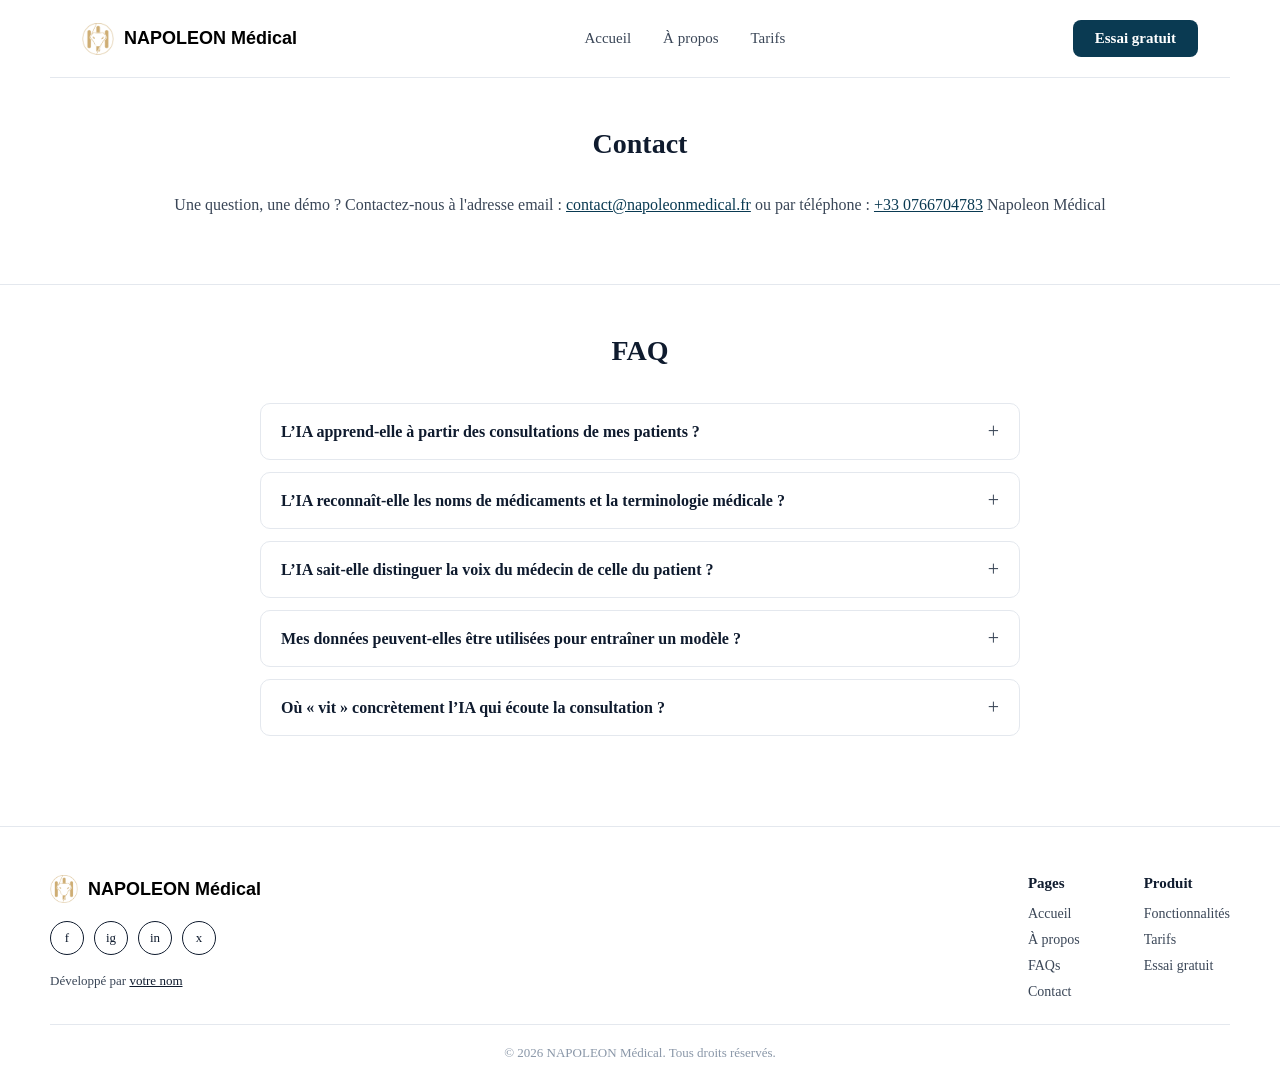
<file: AboutUs.html>
<!DOCTYPE html>
<html lang="fr">
<head>
<meta charset="UTF-8">
<meta name="viewport" content="width=device-width, initial-scale=1.0">
<title>NAPOLEON Médical</title>
<link rel="stylesheet" href="stage.css">
<link rel="icon" type="image/webp" href="logo.webp">
</head>
<body>
  <nav class="navbar">
    <div class="logo">
      <img src="logo.webp" alt="Logo NAPOLEON Médical">
      NAPOLEON Médical
    </div>
    <input type="checkbox" id="nav-toggle" class="nav-toggle">
    <label for="nav-toggle" class="nav-toggle-label"><span></span><span></span><span></span></label>
    <div class="nav-links">
      <a href="index.html">Accueil</a>
      <a href="AboutUs.html">À propos</a>
      <a href="Tarifs.html">Tarifs</a>
      <a href="index.html#demo" class="nav-cta-mobile">Essai gratuit</a>
    </div>
    <a href="index.html#demo" class="nav-cta">Essai gratuit</a>
  </nav>
    <section id="contact" class="section" style="border-top:none">
      <h2>Contact</h2>
        <p>Une question, une démo ? Contactez-nous à l'adresse email : <a href="mailto:contact@napoleonmedical.fr">contact@napoleonmedical.fr</a> ou par téléphone : <a href="tel:+330766704783">+33 0766704783</a> Napoleon Médical</p>
    </section>

    
    
    <section id="faq" class="section">
      <h2>FAQ</h2>
      <div class="faq">
        <details>
          <summary>L’IA apprend-elle à partir des consultations de mes patients ?</summary>
          <p>Non. Les échanges sont utilisés uniquement pour générer la transcription et le compte-rendu de la consultation en cours ; ils ne servent pas à entraîner ou améliorer le modèle d’IA.</p>
        </details>
        <details>
          <summary>L’IA reconnaît-elle les noms de médicaments et la terminologie médicale ?</summary>
          <p>Oui, le modèle est entraîné sur du vocabulaire médical et reconnaît les noms de médicaments, les posologies et la terminologie clinique courante.</p>
        </details>
        <details>
          <summary>L’IA sait-elle distinguer la voix du médecin de celle du patient ?</summary>
          <p>Oui, le système identifie automatiquement les deux interlocuteurs pendant la consultation afin de structurer correctement la transcription.</p>
        </details>
        <details>
          <summary>Mes données peuvent-elles être utilisées pour entraîner un modèle ?</summary>
          <p>Non, les données de vos consultations restent strictement confidentielles et ne sont jamais réutilisées pour l’entraînement de modèles d’IA, ni partagées avec des tiers.</p>
        </details>
        <details>
          <summary>Où « vit » concrètement l’IA qui écoute la consultation ?</summary>
          <p>L’IA fonctionne depuis des serveurs hébergés en France, avec des infrastructures certifiées HDS (Hébergeur de Données de Santé) et conformes au RGPD.</p>
        </details>
        <!-- Ajoute ici les autres questions en suivant le même modèle <details>/<summary>/<p> -->
      </div>
    </section>

<footer class="footer">
    <div class="footer-top">
      <div class="footer-brand">
        <div class="logo">
          <img src="logo.webp" alt="Logo NAPOLEON Médical">
          NAPOLEON Médical
        </div>
        <div class="footer-social">
          <a href="#" aria-label="Facebook">f</a>
          <a href="#" aria-label="Instagram">ig</a>
          <a href="#" aria-label="LinkedIn">in</a>
          <a href="#" aria-label="X">x</a>
        </div>
        <div class="footer-credit">Développé par <a href="#">votre nom</a></div>
      </div>
 
      <div class="footer-cols">
        <div class="footer-col">
          <h4>Pages</h4>
          <a href="index.html">Accueil</a>
          <a href="AboutUs.html">À propos</a>
          <a href="AboutUs.html#faq">FAQs</a>
          <a href="AboutUs.html#contact">Contact</a>
        </div>
        <div class="footer-col">
          <h4>Produit</h4>
          <a href="index.html#fonctionnalites">Fonctionnalités</a>
          <a href="Tarifs.html">Tarifs</a>
          <a href="index.html#demo">Essai gratuit</a>
        </div>
      </div>
    </div>
    <div class="footer-bottom">© 2026 NAPOLEON Médical. Tous droits réservés.</div>
  </footer>
</body>
</html>
</file>
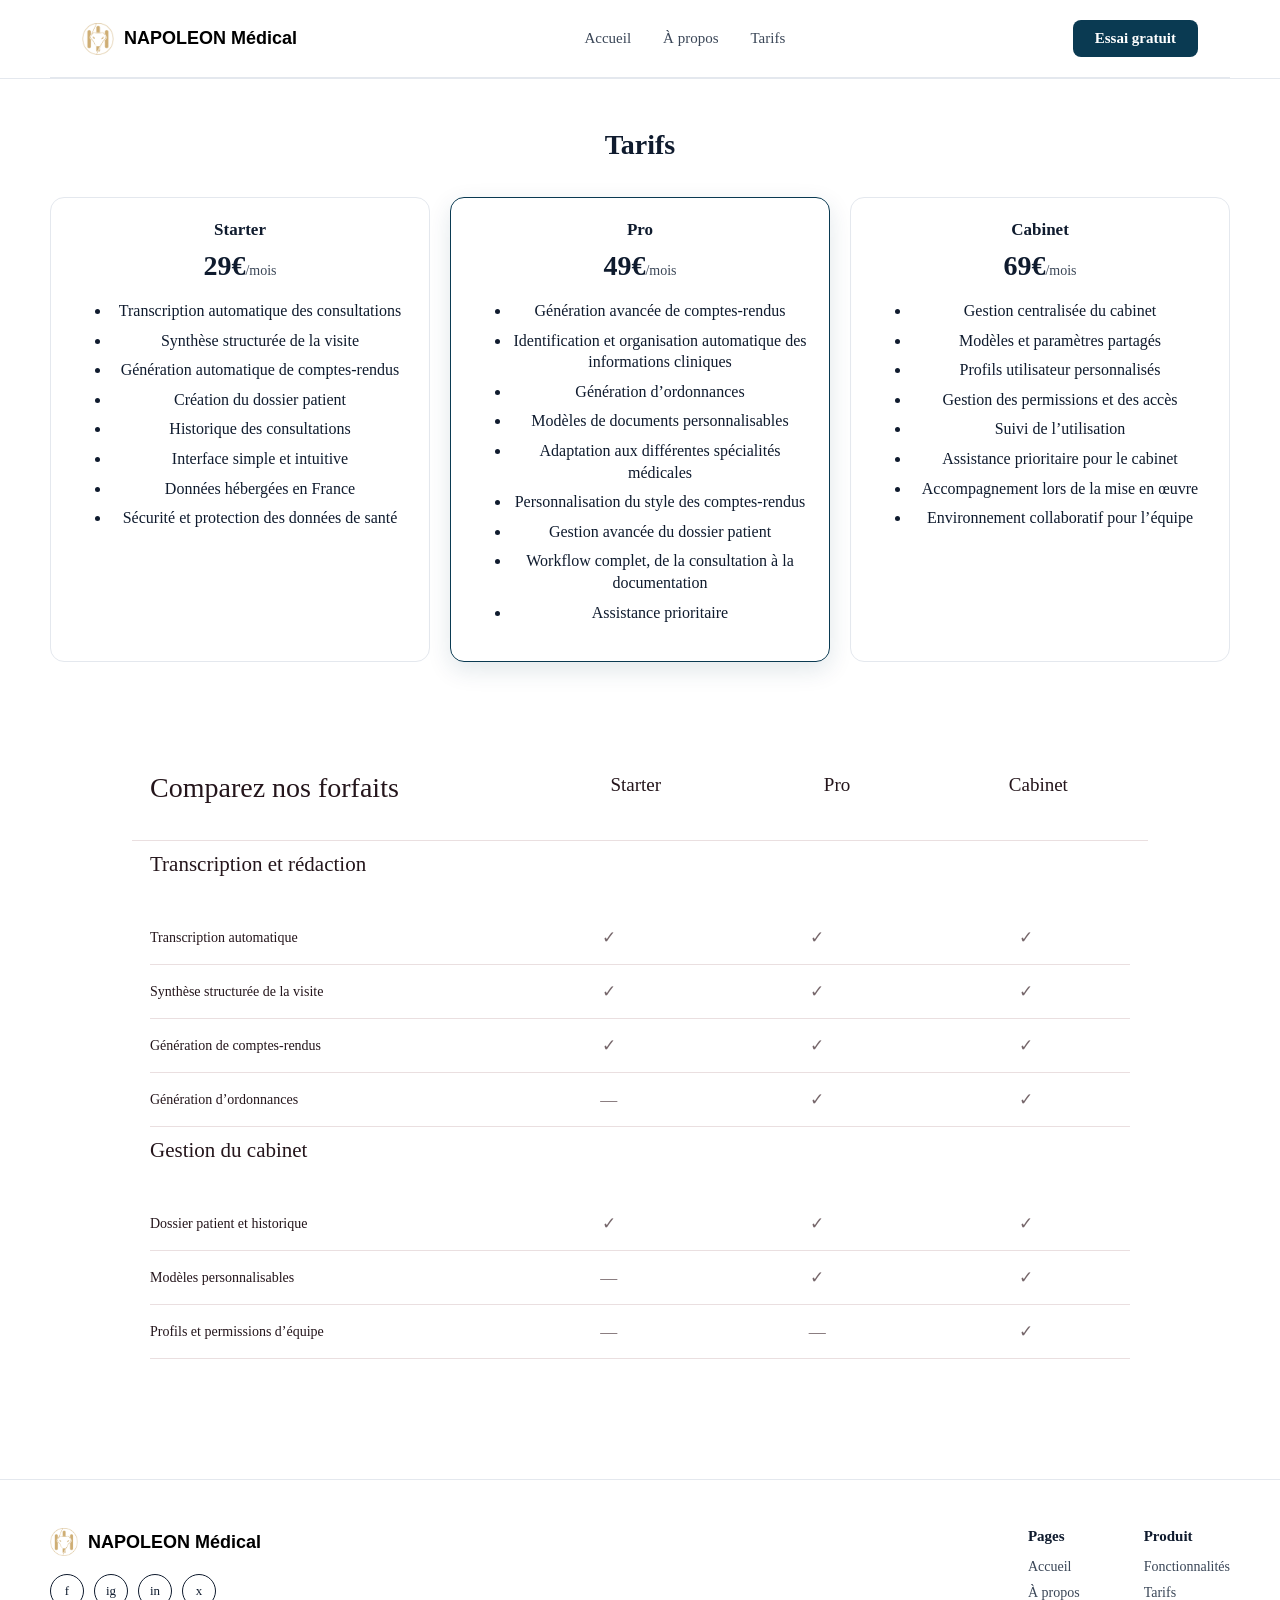
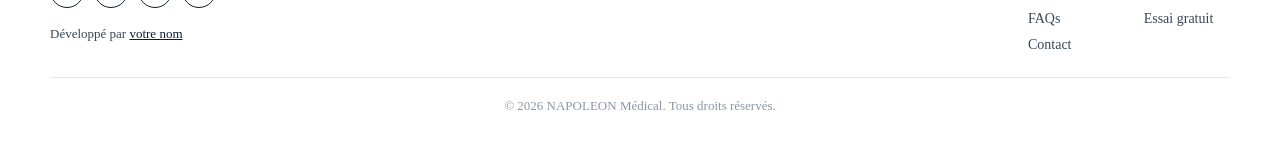
<file: Tarifs.html>
<!DOCTYPE html>
<html lang="fr">
<head>
<meta charset="UTF-8">
<meta name="viewport" content="width=device-width, initial-scale=1.0">
<title>NAPOLEON Médical</title>
<link rel="stylesheet" href="stage.css">
<link rel="icon" type="image/webp" href="logo.webp">
</head>
<body>
  <nav class="navbar">
    <div class="logo">
      <img src="logo.webp" alt="Logo NAPOLEON Médical">
      NAPOLEON Médical
    </div>
    <input type="checkbox" id="nav-toggle" class="nav-toggle">
    <label for="nav-toggle" class="nav-toggle-label"><span></span><span></span><span></span></label>
    <div class="nav-links">
      <a href="index.html">Accueil</a>
      <a href="AboutUs.html">À propos</a>
      <a href="Tarifs.html">Tarifs</a>
      <a href="index.html#demo" class="nav-cta-mobile">Essai gratuit</a>
    </div>
    <a href="index.html#demo" class="nav-cta">Essai gratuit</a>
  </nav>

  <section id="tarifs" class="section">
      <h2>Tarifs</h2>
      <div class="pricing">
        <div class="plan">
          <h3>Starter</h3>
          <p class="price">29€<span>/mois</span></p>
          <ul>
            <li>Transcription automatique des consultations</li>
            <li>Synthèse structurée de la visite</li>
            <li>Génération automatique de comptes-rendus</li>
            <li>Création du dossier patient</li>
            <li>Historique des consultations</li>
            <li>Interface simple et intuitive</li>
            <li>Données hébergées en France</li>
            <li>Sécurité et protection des données de santé</li>
          </ul>
        </div>
        <div class="plan plan-highlight">
          <h3>Pro</h3>
          <p class="price">49€<span>/mois</span></p>
          <ul>
            <li>Génération avancée de comptes-rendus</li>
            <li>Identification et organisation automatique des informations cliniques</li>
            <li>Génération d’ordonnances</li>
            <li>Modèles de documents personnalisables</li>
            <li>Adaptation aux différentes spécialités médicales</li>
            <li>Personnalisation du style des comptes-rendus</li>
            <li>Gestion avancée du dossier patient</li>
            <li>Workflow complet, de la consultation à la documentation</li>
            <li>Assistance prioritaire</li>
          </ul>
        </div>
        <div class="plan">
          <h3>Cabinet</h3>
          <p class="price">69€<span>/mois</span></p>
          <ul>
            <li>Gestion centralisée du cabinet</li>
            <li>Modèles et paramètres partagés</li>
            <li>Profils utilisateur personnalisés</li>
            <li>Gestion des permissions et des accès</li>
            <li>Suivi de l’utilisation</li>
            <li>Assistance prioritaire pour le cabinet</li>
            <li>Accompagnement lors de la mise en œuvre</li>
            <li>Environnement collaboratif pour l’équipe</li>
          </ul>
        </div>
      </div>
    </section>

    <section class="comparison-section" aria-labelledby="comparison-title">
      <div class="comparison-header">
        <div>
          <h2 id="comparison-title">Comparez nos forfaits</h2>
        </div>
        <div class="comparison-plans">
          <div class="comparison-plan">
            <h3>Starter</h3>
          </div>
          <div class="comparison-plan comparison-plan-featured">
            <h3>Pro</h3>
          </div>
          <div class="comparison-plan">
            <h3>Cabinet</h3>
          </div>
        </div>
      </div>

      <div class="comparison-table" role="table" aria-label="Comparaison des fonctionnalités">
        <div class="comparison-table-inner">
        <div class="comparison-group" role="row">
          <h3 role="columnheader">Transcription et rédaction</h3>
          <span></span><span></span><span></span>
        </div>
        <div class="comparison-row" role="row">
          <span role="rowheader">Transcription automatique</span>
          <span role="cell">✓</span><span role="cell">✓</span><span role="cell">✓</span>
        </div>
        <div class="comparison-row" role="row">
          <span role="rowheader">Synthèse structurée de la visite</span>
          <span role="cell">✓</span><span role="cell">✓</span><span role="cell">✓</span>
        </div>
        <div class="comparison-row" role="row">
          <span role="rowheader">Génération de comptes-rendus</span>
          <span role="cell">✓</span><span role="cell">✓</span><span role="cell">✓</span>
        </div>
        <div class="comparison-row" role="row">
          <span role="rowheader">Génération d’ordonnances</span>
          <span role="cell">—</span><span role="cell">✓</span><span role="cell">✓</span>
        </div>
        <div class="comparison-group" role="row">
          <h3 role="columnheader">Gestion du cabinet</h3>
          <span></span><span></span><span></span>
        </div>
        <div class="comparison-row" role="row">
          <span role="rowheader">Dossier patient et historique</span>
          <span role="cell">✓</span><span role="cell">✓</span><span role="cell">✓</span>
        </div>
        <div class="comparison-row" role="row">
          <span role="rowheader">Modèles personnalisables</span>
          <span role="cell">—</span><span role="cell">✓</span><span role="cell">✓</span>
        </div>
        <div class="comparison-row" role="row">
          <span role="rowheader">Profils et permissions d’équipe</span>
          <span role="cell">—</span><span role="cell">—</span><span role="cell">✓</span>
        </div>
        </div>
      </div>
    </section>
    
<footer class="footer">
    <div class="footer-top">
      <div class="footer-brand">
        <div class="logo">
          <img src="logo.webp" alt="Logo NAPOLEON Médical">
          NAPOLEON Médical
        </div>
        <div class="footer-social">
          <a href="https://www.facebook.com/" aria-label="Facebook">f</a>
          <a href="https://www.instagram.com/" aria-label="Instagram">ig</a>
          <a href="https://www.linkedin.com/" aria-label="LinkedIn">in</a>
          <a href="https://twitter.com/" aria-label="X">x</a>
        </div>
        <div class="footer-credit">Développé par <a href="#">votre nom</a></div>
      </div>
 
      <div class="footer-cols">
        <div class="footer-col">
          <h4>Pages</h4>
          <a href="index.html">Accueil</a>
          <a href="AboutUs.html">À propos</a>
          <a href="AboutUs.html#faq">FAQs</a>
          <a href="AboutUs.html#contact">Contact</a>
        </div>
        <div class="footer-col">
          <h4>Produit</h4>
          <a href="index.html#fonctionnalites">Fonctionnalités</a>
          <a href="Tarifs.html">Tarifs</a>
          <a href="index.html#demo">Essai gratuit</a>
        </div>
      </div>
    </div>
    <div class="footer-bottom">© 2026 NAPOLEON Médical. Tous droits réservés.</div>
  </footer>
</body>
</html>
</file>
<file: stage.css>
:root{
  --ink:#0f1b2e;
  --ink-soft:#3a4657;
  --cyan:#17c9d9;
  --cyan-dark:#0a3a52;
  --bg:#ffffff;
  --line:#e4e8ee;
}
html{
  scroll-behavior:smooth;
}
*{box-sizing:border-box;}
body{
  margin:0;
  background:var(--bg);
  color:var(--ink);
  font-family:Georgia, 'Times New Roman', serif;
  align-items: center;
}
.navbar{
  max-width:1180px;
  margin:0 auto;
  padding:20px 32px;
  display:flex;
  align-items:center;
  justify-content:space-between;
  border-bottom:1px solid var(--line);
}
.logo{
  display:flex;
  align-items:center;
  gap:10px;
  font-weight:700;
  font-size:18px;
  color:var(--ink);
}
.logo img{
  height:32px;
  width:auto;
  max-width:140px;
  display:block;
}
.nav-links{
  display:flex;
  align-items:center;
  gap:32px;
}
.nav-links a{
  color:var(--ink-soft);
  text-decoration:none;
  font-size:15px;
}
.nav-links a:hover{
  color:var(--ink);
}
.nav-cta{
  padding:10px 22px;
  background:var(--cyan-dark);
  color:#fff;
  border-radius:8px;
  text-decoration:none;
  font-size:15px;
  font-weight:600;
}
.nav-cta:hover{
  background:var(--ink);
}
.nav-toggle{
  display:none;
}
.nav-cta-mobile{
  display:none;
}
.nav-toggle-label{
  display:none;
  flex-direction:column;
  gap:5px;
  cursor:pointer;
  padding:6px;
}
.nav-toggle-label span{
  width:24px;
  height:2px;
  background:var(--ink);
  display:block;
}
@media (max-width: 760px){
  .nav-links{
    display:none;
    position:absolute;
    top:100%;
    left:0;
    right:0;
    flex-direction:column;
    align-items:flex-start;
    gap:0;
    background:#fff;
    border-bottom:1px solid var(--line);
    padding:8px 32px 16px;
    z-index:100;
  }
  .nav-links a{
    width:100%;
    padding:12px 0;
    border-bottom:1px solid var(--line);
  }
  .nav-links a:last-child{
    border-bottom:none;
  }
  .nav-toggle-label{
    display:flex;
  }
  .nav-toggle:checked ~ .nav-links{
    display:flex;
  }
  .navbar > .nav-cta{
    display:none;
  }
  .nav-links .nav-cta-mobile{
    display:block;
    margin-top:10px;
    padding:10px 22px;
    text-align:center;
    border-radius:8px;
    background:var(--cyan-dark);
    color:#fff;
    font-weight:600;
    border-bottom:none;
    width:100%;
  }
  .navbar{
    position:relative;
    flex-wrap:wrap;
  }
}
.page{
  max-width:1180px;
  margin:0 auto;
  padding:64px 32px 80px;
}
h1{
  text-align:center;
  font-size:clamp(24px, 3.4vw, 34px);
  font-weight:700;
  letter-spacing:-0.01em;
  margin:0 0 56px;
}
.grid{
  display:grid;
  grid-template-columns:1fr 1fr;
  gap:40px 56px;
  align-items:start;
}
.col p{
  font-size:17px;
  line-height:1.65;
  color:var(--ink-soft);
  margin:0 0 28px;
  max-width:46ch;
}
.col-left{
  display:flex;
  flex-direction:column;
  gap:28px;
}
.img-slot{
  position:relative;
  border-radius:14px;
  overflow:hidden;
  background:#eef2f5;
  border:1px dashed #c7d3da;
  display:flex;
  align-items:center;
  justify-content:center;
  color:#8a97a8;
  font-size:13px;
  text-align:center;
  padding:12px;
}
.img-slot img{
  width:100%;
  height:100%;
  object-fit:cover;
  display:block;
}
.robot-frame{
  aspect-ratio:16/11;
}
.col-right{
  display:flex;
  flex-direction:column;
  gap:24px;
}
.hero-frame{
  aspect-ratio:16/10;
}
.chip{
  position:absolute;
  bottom:16px;
  right:16px;
  width:90px;
  height:90px;
  border-radius:10px;
  background:#e9eef2;
  border:3px solid #fff;
  box-shadow:0 6px 18px rgba(0,0,0,.25);
  display:flex;
  align-items:center;
  justify-content:center;
  font-size:11px;
  color:#8a97a8;
  text-align:center;
  overflow:hidden;
}
.chip img{width:100%;height:100%;object-fit:cover;}
.brand-line{
  font-size:13px;
  letter-spacing:.04em;
  color:#8a97a8;
  margin-bottom:6px;
}
@media (max-width: 760px){
  .grid{grid-template-columns:1fr;}
}
.section{
  padding:50px 0;
  border-top:1px solid var(--line);
}
.section h2{
  font-size:28px;
  font-weight:700;
  margin:0 0 36px;
  text-align:center;
}
.sovereignty-section{
  max-width:1180px;
  margin:0 auto;
  padding:54px 32px 66px;
  color:#202225;
}
.sovereignty-intro{
  display:grid;
  grid-template-columns:1.1fr 1fr;
  gap:64px;
  align-items:center;
  padding-bottom:28px;
  border-bottom:1px solid #cfd2d3;
}
.sovereignty-intro h2{
  margin:0;
  font-family:Georgia, 'Times New Roman', serif;
  font-size:clamp(30px, 4vw, 42px);
  line-height:.98;
  font-weight:700;
  letter-spacing:-.02em;
}
.sovereignty-intro p{
  max-width:38ch;
  margin:0;
  font-family:Georgia, 'Times New Roman', serif;
  font-size:17px;
  line-height:1.45;
}
.sovereignty-points{
  display:grid;
  grid-template-columns:repeat(4, 1fr);
  gap:32px;
  padding-top:28px;
}
.sovereignty-points h3{
  margin:0 0 12px;
  font-family:Georgia, 'Times New Roman', serif;
  font-size:18px;
  line-height:1.2;
}
.sovereignty-points p{
  margin:0;
  font-family:Georgia, 'Times New Roman', serif;
  font-size:15px;
  line-height:1.45;
}
@media (max-width: 760px){
  .sovereignty-section{padding:40px 20px 46px;}
  .sovereignty-intro{grid-template-columns:1fr; gap:20px; padding-bottom:24px;}
  .sovereignty-intro h2{font-size:32px;}
  .sovereignty-points{grid-template-columns:repeat(2, 1fr); gap:28px 18px; padding-top:24px;}
}
.stats-section{
  max-width:1080px;
  margin:0 auto;
  padding:42px 32px 18px;
}
.stats-card{
  display:grid;
  grid-template-columns:repeat(3, 1fr);
  gap:24px;
  padding:44px 58px;
  background:#fff;
  border:1px solid var(--ink);
  border-radius:0 0 30px 30px;
  color:var(--ink);
}
.stats-note{
  display:block;
  margin-top:10px;
  font-size:12px;
  color:var(--ink-soft);
  text-align:center;
}
.stat-item{
  display:flex;
  flex-direction:column;
  gap:10px;
}
.stat-item strong{
  font-size:clamp(42px, 6vw, 76px);
  line-height:.95;
  font-weight:700;
  letter-spacing:-.04em;
  text-align:center;
}
.stat-item span{
  font-size:17px;
  line-height:1.25;
  
}
.services-section{
  padding:48px 20px 64px;
  border-top:none;
}
.services-scroll{
  display:flex;
  gap:16px;
  overflow-x:auto;
  scroll-snap-type:x mandatory;
  padding:0 14px 8px;
  -webkit-overflow-scrolling:touch;
}
.services-slide{
  flex:0 0 auto;
  scroll-snap-align:start;
}
.services-heading-slide{
  flex-basis:340px;
  display:flex;
  flex-direction:column;
  justify-content:center;
  gap:16px;
}
.services-heading-slide h2{
  margin:0;
  text-align:left;
  font-size:clamp(26px, 3.4vw, 36px);
  line-height:1.1;
  font-weight:500;
  letter-spacing:-.02em;
}
.services-heading-slide p{
  margin:0;
  color:var(--ink-soft);
  font-size:15px;
  line-height:1.45;
}
.services-image-slide{
  flex-basis:360px;
  height:340px;
  border-radius:18px;
  overflow:hidden;
  background:#eaf0f0;
}
.services-image-slide img,
.service-image img{
  width:100%;
  height:100%;
  display:block;
  object-fit:cover;
}
.service-card{
  min-width:0;
  flex-basis:260px;
}
.service-card-wide{
  flex-basis:380px;
}
.service-image{
  height:190px;
  margin-bottom:16px;
  overflow:hidden;
  border-radius:0 0 16px 16px;
  background:#eaf0f0;
}
.service-card-wide .service-image{
  height:240px;
}
.service-card h3{
  margin:0 0 8px;
  font-size:18px;
  font-weight:500;
}
.service-card p{
  max-width:38ch;
  margin:0;
  color:var(--ink-soft);
  font-size:14px;
  line-height:1.4;
}
.features{
  display:grid;
  grid-template-columns:repeat(3, 1fr);
  gap:28px;
}
.feature{
  background:#f7f9fb;
  border-radius:14px;
  padding:26px;
}
.feature h3{
  font-size:17px;
  margin:0 0 10px;
  color:white;
}
.feature p{
  font-size:15px;
  line-height:1.55;
  color:white;
  margin:0;
}
.pricing{
  display:grid;
  grid-template-columns:repeat(3, 1fr);
  max-width:1180px;
  margin:0 auto;
  gap:20px;
}
.plan{
  border:1px solid var(--line);
  border-radius:14px;
  padding:22px 20px;
  text-align:center;
}
.plan-highlight{
  border-color:var(--cyan-dark);
  box-shadow:0 8px 24px rgba(10,58,82,.12);
}
.plan h3{
  margin:0 0 10px;
  font-size:17px;
}
.plan .price{
  font-size:28px;
  font-weight:700;
  margin:0 0 12px;
}
.plan .price span{
  font-size:14px;
  font-weight:400;
  color:var(--ink-soft);
}
.plan ul{
  margin-top:18px;
}
.plan ul li{
  margin-bottom:8px;
  line-height:1.35;
}
.plan ul li:last-child{
  margin-bottom:0;
}
.comparison-section{
  max-width:1080px;
  margin:0 auto;
  padding:24px 32px 80px;
  color:#24151b;
}
.comparison-header{
  display:grid;
  grid-template-columns:minmax(280px, 1.25fr) 2fr;
  gap:28px;
  align-items:end;
  padding:36px 18px 28px;
  border-bottom:1px solid #eadfe0;
}
.comparison-header h2{
  margin:0 0 8px;
  font-family:Georgia, 'Times New Roman', serif;
  font-size:28px;
  font-weight:400;
}
.comparison-header p{
  margin:0 0 16px;
  color:#6e6065;
  font-size:15px;
}
.comparison-plans{
  display:grid;
  grid-template-columns:repeat(3, 1fr);
  gap:18px;
  align-items:end;
}
.comparison-plan{
  text-align:center;
}
.comparison-plan h3{
  margin:0 0 16px;
  font-family:Georgia, 'Times New Roman', serif;
  font-size:19px;
  font-weight:400;
}
.comparison-plan a{
  display:block;
  min-height:48px;
  padding:14px 10px;
  border-radius:10px;
  background:#fff;
  border:1px solid #e0d6d7;
  color:#24151b;
  font-size:13px;
  line-height:1.2;
  text-decoration:none;
}
.comparison-plan:last-child a{
  background:#24151b;
  border-color:#24151b;
  color:#fff;
}
.comparison-table{
  padding:0 18px;
}
.comparison-audience{
  display:inline-block;
  margin:0 0 16px;
  padding:8px 16px;
  border-radius:20px;
  background:#f3ecec;
  color:#24151b;
  font-size:14px;
}
.comparison-table-inner{
  min-width:680px;
}
.comparison-group,
.comparison-row{
  display:grid;
  grid-template-columns:minmax(290px, 1.7fr) repeat(3, 1fr);
  align-items:center;
  min-height:54px;
  border-bottom:1px solid #eadfe0;
  font-size:14px;
}
.comparison-group{
  min-height:70px;
  border-bottom:none;
}
.comparison-group h3{
  grid-column:1 / -1;
  margin:0;
  font-family:Georgia, 'Times New Roman', serif;
  font-size:21px;
  font-weight:400;
}
.comparison-row > span:not(:first-child),
.comparison-group > span{
  text-align:center;
  color:#76676b;
}
.comparison-row > span:not(:first-child){
  font-size:17px;
}
.comparison-row > span:first-child{padding-left:0;}
#contact a{
  color:var(--cyan-dark);
}
#contact h2{
  text-align:center;
}
#contact > p{
  color:var(--ink-soft);
  margin-bottom:20px;
  text-align:center;
}
.contact-phones{
  display:flex;
  gap:40px;
  flex-wrap:wrap;
}
.split{
  display:grid;
  grid-template-columns:1fr 1fr;
  gap:48px;
  align-items:center;
}
.split-text h2.left{
  text-align:left;
  margin-bottom:20px;
}
.split-text p{
  font-size:16px;
  line-height:1.65;
  color:var(--ink-soft);
  margin:0 0 18px;
}
.split-img{
  aspect-ratio:16/11;
}
@media (max-width: 760px){
  .features, .split{grid-template-columns:1fr;}
  .comparison-section{padding:12px 0 52px; overflow:hidden;}
  .comparison-header{grid-template-columns:1fr; padding:28px 16px 24px;}
  .comparison-plans{gap:8px;}
  .comparison-plan h3{font-size:16px;}
  .comparison-plan a{font-size:12px; padding:11px 6px;}
  .comparison-table{overflow-x:auto; -webkit-overflow-scrolling:touch; padding:0 16px;}
  .stats-section{padding:28px 16px 8px;}
  .stats-card{grid-template-columns:repeat(3, 1fr); gap:8px; padding:20px 12px; border-radius:0 0 16px 16px;}
  .stat-item strong{font-size:22px;}
  .stat-item span{font-size:10px; line-height:1.2;}
  .services-section{padding:40px 12px 52px;}
  .services-scroll{gap:12px; padding:0 4px 8px;}
  .services-heading-slide{flex-basis:260px;}
  .services-image-slide{flex-basis:260px; height:230px;}
  .service-card{flex-basis:220px;}
  .service-card-wide{flex-basis:280px;}
  .service-card-wide .service-image,
  .service-image{height:210px;}
  .page{padding:48px 16px 60px;}
  .pricing{grid-template-columns:repeat(3, 1fr); gap:6px;}
  .plan{padding:10px 6px; border-radius:8px;}
  .plan h3{font-size:12px; margin:0 0 6px;}
  .plan .price{font-size:15px; margin:0 0 8px;}
  .plan .price span{font-size:9px;}
  .plan ul{padding-left:12px; margin:0; text-align:left;}
  .plan ul li{font-size:9px; line-height:1.3; margin-bottom:6px;}
}
.footer{
  border-top:1px solid var(--line);
  margin-top:40px;
  padding:48px 32px 28px;
}
.footer-top{
  max-width:1180px;
  margin:0 auto;
  display:flex;
  justify-content:space-between;
  flex-wrap:wrap;
  gap:40px;
}
.footer-brand{
  display:flex;
  flex-direction:column;
  gap:18px;
}
.footer-brand .logo{
  font-size:18px;
}
.footer-brand img{
  height:28px;
  width:auto;
  max-width:120px;
}
.footer-social{
  display:flex;
  gap:10px;
}
.footer-social a{
  width:34px;
  height:34px;
  border-radius:50%;
  border:1px solid var(--ink);
  display:flex;
  align-items:center;
  justify-content:center;
  color:var(--ink);
  text-decoration:none;
  font-size:13px;
}
.footer-credit{
  font-size:13px;
  color:var(--ink-soft);
}
.footer-credit a{
  color:var(--ink);
}
.footer-cols{
  display:flex;
  gap:64px;
}
.footer-col{
  display:flex;
  flex-direction:column;
  gap:10px;
}
.footer-col h4{
  margin:0 0 4px;
  font-size:15px;
  font-weight:700;
}
.footer-col a{
  color:var(--ink-soft);
  text-decoration:none;
  font-size:14px;
}
.footer-col a:hover{
  color:var(--ink);
}
.footer-bottom{
  max-width:1180px;
  margin:24px auto 0;
  padding-top:20px;
  border-top:1px solid var(--line);
  font-size:13px;
  color:#8a97a8;
  text-align:center;
}
@media (max-width: 600px){
  .footer-top{flex-direction:column;}
  .footer-cols{gap:40px;}
}
.contact-grid{
  display:grid;
  grid-template-columns:1fr 1fr;
  gap:56px;
  align-items:start;
}
.contact-info h2{
  text-align:left;
  margin-bottom:16px;
}
.contact-info p{
  font-size:16px;
  line-height:1.65;
  color:var(--ink-soft);
  margin:0 0 24px;
  max-width:42ch;
}
.contact-item{
  display:flex;
  align-items:center;
  gap:12px;
  margin-bottom:16px;
  font-size:15px;
}
.contact-item .dot{
  width:8px;
  height:8px;
  border-radius:50%;
  background:var(--cyan-dark);
  flex-shrink:0;
}
.contact-item a{
  color:var(--ink);
  text-decoration:none;
}
.contact-item a:hover{
  color:var(--cyan-dark);
}
.contact-form{
  background:#f7f9fb;
  border-radius:16px;
  padding:32px;
  display:flex;
  flex-direction:column;
  gap:16px;
}
.contact-form label{
  font-size:13px;
  font-weight:600;
  color:var(--ink-soft);
  margin-bottom:-8px;
}
.contact-form input:not([type="radio"]):not([type="checkbox"]),
.contact-form textarea{
  border:1px solid var(--line);
  border-radius:8px;
  padding:12px 14px;
  font-size:15px;
  font-family:inherit;
  color:var(--ink);
  background:#fff;
}
.contact-form textarea{
  resize:vertical;
  min-height:110px;
}
.contact-form input:focus,
.contact-form textarea:focus{
  outline:none;
  border-color:var(--cyan-dark);
}
.contact-form button{
  margin-top:6px;
  padding:12px 22px;
  background:var(--cyan-dark);
  color:#fff;
  border:none;
  border-radius:8px;
  font-size:15px;
  font-weight:600;
  cursor:pointer;
}
.contact-form button:hover{
  background:var(--ink);
}
.faq{
  max-width:760px;
  margin:0 auto;
  display:flex;
  flex-direction:column;
  gap:12px;
}
.faq details{
  border:1px solid var(--line);
  border-radius:10px;
  padding:16px 20px;
}
.faq summary{
  cursor:pointer;
  font-weight:600;
  font-size:16px;
  list-style:none;
  display:flex;
  justify-content:space-between;
  align-items:center;
  gap:16px;
}
.faq summary::-webkit-details-marker{
  display:none;
}
.faq summary::after{
  content:"+";
  font-size:20px;
  font-weight:400;
  color:var(--ink-soft);
  flex-shrink:0;
}
.faq details[open] summary::after{
  content:"–";
}
.faq p{
  margin:14px 0 0;
  font-size:15px;
  line-height:1.6;
  color:var(--ink-soft);
}
.radio-group{
  display:flex;
  flex-direction:column;
}
.radio-title{
  font-size:14px;
  color:#3a4657;
  margin-bottom:16px;
}
.radio-option{
  display:flex;
  align-items:center;
  gap:15px;
  margin-bottom:18px;
  font-size:15px;
  color:#3a4657;
  cursor:pointer;
}
.radio-option input{
  width:18px;
  height:18px;
  accent-color:#0a3a52;
}
@media (max-width: 760px){
  .contact-grid{grid-template-columns:1fr;}
}
.marquee {
  width: 100%;
  overflow: hidden;
}

.marquee-content {
  width: 100%;
  display: flex;
  width: max-content;
  animation: scroll linear 32s infinite;
}

.items {
  display: flex;
  gap: 30px;
  padding-right: 30px;
  flex-shrink: 0;
}

.feature {
  width: 350px;
  padding: 30px;
  background: #000;
  border-radius: 20px;
  flex-shrink: 0;
}

.how-it-works-wrapper {
      position: relative;
      width: 100%;
    }

    .how-it-works-sticky {
      position: sticky;
      top: 0;
      height: 100vh;
      display: flex;
      align-items: center;
      overflow: hidden;
    }

    .how-it-works {
      width: 100%;
    }

    .tabs {
      position: relative;
      width: 100%;
      display: grid;
      grid-template-columns: repeat(3, 1fr);
      align-items: start;
      margin-bottom: 60px;
    }

    .progress-line {
      position: absolute;
      top: 8px;
      left: 0;
      right: 0;
      height: 2px;
      background: #fff;
      z-index: 0;
    }

    .progress-line-fill {
      position: absolute;
      top: 0;
      left: 0;
      height: 100%;
      width: 0%;
      background: #000;
      transition: width 0.1s linear;
    }

    .tab-btn {
      position: relative;
      z-index: 2;
      display: flex;
      flex-direction: column;
      align-items: flex-start;
      border: none;
      background: transparent;
      padding: 0;
      margin: 0;
      cursor: pointer;
      font-family: inherit;
      font-size: 15px;
      text-align: left;
    }

    .tab-btn:nth-of-type(2) {
      align-items: center;
      text-align: center;
    }

    .tab-btn:nth-of-type(3) {
      align-items: flex-end;
      text-align: right;
    }

    .tab-dot {
      width: 16px;
      height: 16px;
      border-radius: 50%;
      border: 4px solid #fff;
      box-shadow: 0 0 0 1px #fff;
      transition: background 0.3s ease, box-shadow 0.3s ease;
    }

    .tab-btn.active .tab-dot,
    .tab-btn.completed .tab-dot {
      background: #fff;
      box-shadow: 0 0 0 1px #fff;
    }

    .tab-label {
      margin-top: 20px;
      transition: color 0.3s ease;
    }

    .tab-btn.active .tab-label,
    .tab-btn.completed .tab-label {
      color: #000;
    }

    .tab-panels {
      position: relative;
      width: 100%;
      min-height: 450px;
    }

    .tab-panel {
      position: absolute;
      inset: 0;
      display: grid;
      grid-template-columns: 1fr 1fr;
      gap: 60px;
      align-items: center;
      opacity: 0;
      visibility: hidden;
      transform: translateY(30px);
      transition:
        opacity 0.45s ease,
        transform 0.45s ease,
        visibility 0.45s ease;
    }

    .tab-panel.active {
      opacity: 1;
      visibility: visible;
      transform: translateY(0);
    }

    .panel-text {
      max-width: 600px;
    }

    .panel-text h2 {
      font-size: clamp(32px, 4vw, 58px);
      line-height: 1.05;
      margin-bottom: 25px;
    }

    .panel-text p {
      font-size: 18px;
      line-height: 1.6;
      color: #000;
    }

    .panel-media {
      width: 100%;
      aspect-ratio: 16 / 10;
      border-radius: 20px;
      background: #000;
      display: flex;
      align-items: center;
      justify-content: center;
    }

    .placeholder-icon {
      font-size: 40px;
      opacity: 0.3;
    }

    @media (max-width: 768px) {
      .how-it-works-sticky {
        height: 100svh;
      }

      .tabs {
        margin-bottom: 40px;
      }

      .tab-label {
        font-size: 12px;
        line-height: 1.3;
      }

      .tab-dot {
        width: 14px;
        height: 14px;
      }

      .progress-line {
        top: 7px;
      }

      .tab-panel {
        grid-template-columns: 1fr;
        gap: 25px;
        overflow-y: auto;
      }

      .panel-text h2 {
        font-size: 34px;
      }

      .panel-text p {
        font-size: 16px;
      }

      .panel-media {
        order: 2;
      }
    }
 
  @keyframes tabFadeIn {
    from { opacity: 0; transform: translateY(8px); }
    to { opacity: 1; transform: translateY(0); }
  }
 
  .placeholder-box {
    background: #f7f9fb;
    border: 1px solid var(--border);
    border-radius: 10px;
    display: flex;
    flex-direction: column;
    align-items: center;
    justify-content: center;
    text-align: center;
    gap: 10px;
    min-height: 300px;
    color: var(--muted);
    font-size: 0.85rem;
    padding: 24px;
  }
  .placeholder-icon { font-size: 1.6rem; opacity: 0.6; }
 
  @media (max-width: 900px) {
    .tab-panel { grid-template-columns: 1fr; }
    .tab-panel.active { display: flex; flex-direction: column-reverse; }
  }

@keyframes scroll {
  from {
    transform: translateX(0);
  }

  to {
    transform: translateX(-50%);
  }
}
.sponsors-header {
  text-align: center;
  margin-top: 60px;
  margin-bottom: 30px; /* Ridotto il margine inferiore */
}

.sponsors-header h2 {
  font-size: clamp(26px, 3.5vw, 36px);
  font-weight: 700;
  color: var(--ink);
  margin: 0 0 10px 0;
}

.sponsors-header p {
  font-size: 16px;
  color: var(--ink-soft);
  margin: 0;
}
    .logos {
      width: 90%;
      max-width: 1100px;
      margin: 0 auto;
      min-height: auto; 
      padding: 20px 0 60px 0;
      display: flex;
      align-items: center;
      justify-content: space-between;
      flex-wrap: wrap;
      gap: 32px;
    }

    .logo {
      color: black;
      display: flex;
      align-items: center;
      white-space: nowrap;
      font-family: Arial, Helvetica, sans-serif;
    }

    /* IMAGE */
    .image {
      font-size: 18px;
      font-weight: 700;
      letter-spacing: -0.8px;
    }

    .image-mark {
      width: 30px;
      height: 19px;
      margin-right: 4px;
      display: flex;
      gap: 2px;
      transform: skew(-16deg);
    }

    .image-mark span {
      display: block;
      width: 5px;
      height: 17px;
      background: black;
    }

    /* DATOX */
    .datox {
      font-size: 17px;
      color: black;
    }

    .datox b {
      color: black;
      font-weight: 500;
    }

    .datox-mark {
      width: 27px;
      height: 21px;
      margin-right: 9px;
    }

    /* ENERGATOR */
    .energator {
      font-size: 17px;
      font-weight: 500;
      letter-spacing: -0.4px;
    }

    .energy-mark {
      width: 14px;
      height: 25px;
      margin-right: 2px;
    }

    /* DRIVILUX */
    .drivilux {
      font-size: 18px;
      font-weight: 700;
      letter-spacing: -0.4px;
    }

    /* WHEELBU */
    .wheelbu {
      font-size: 14px;
      font-weight: 600;
      letter-spacing: 1.3px;
    }

    .wheel-mark {
      width: 27px;
      height: 17px;
      margin-right: 8px;
    }
</file>
